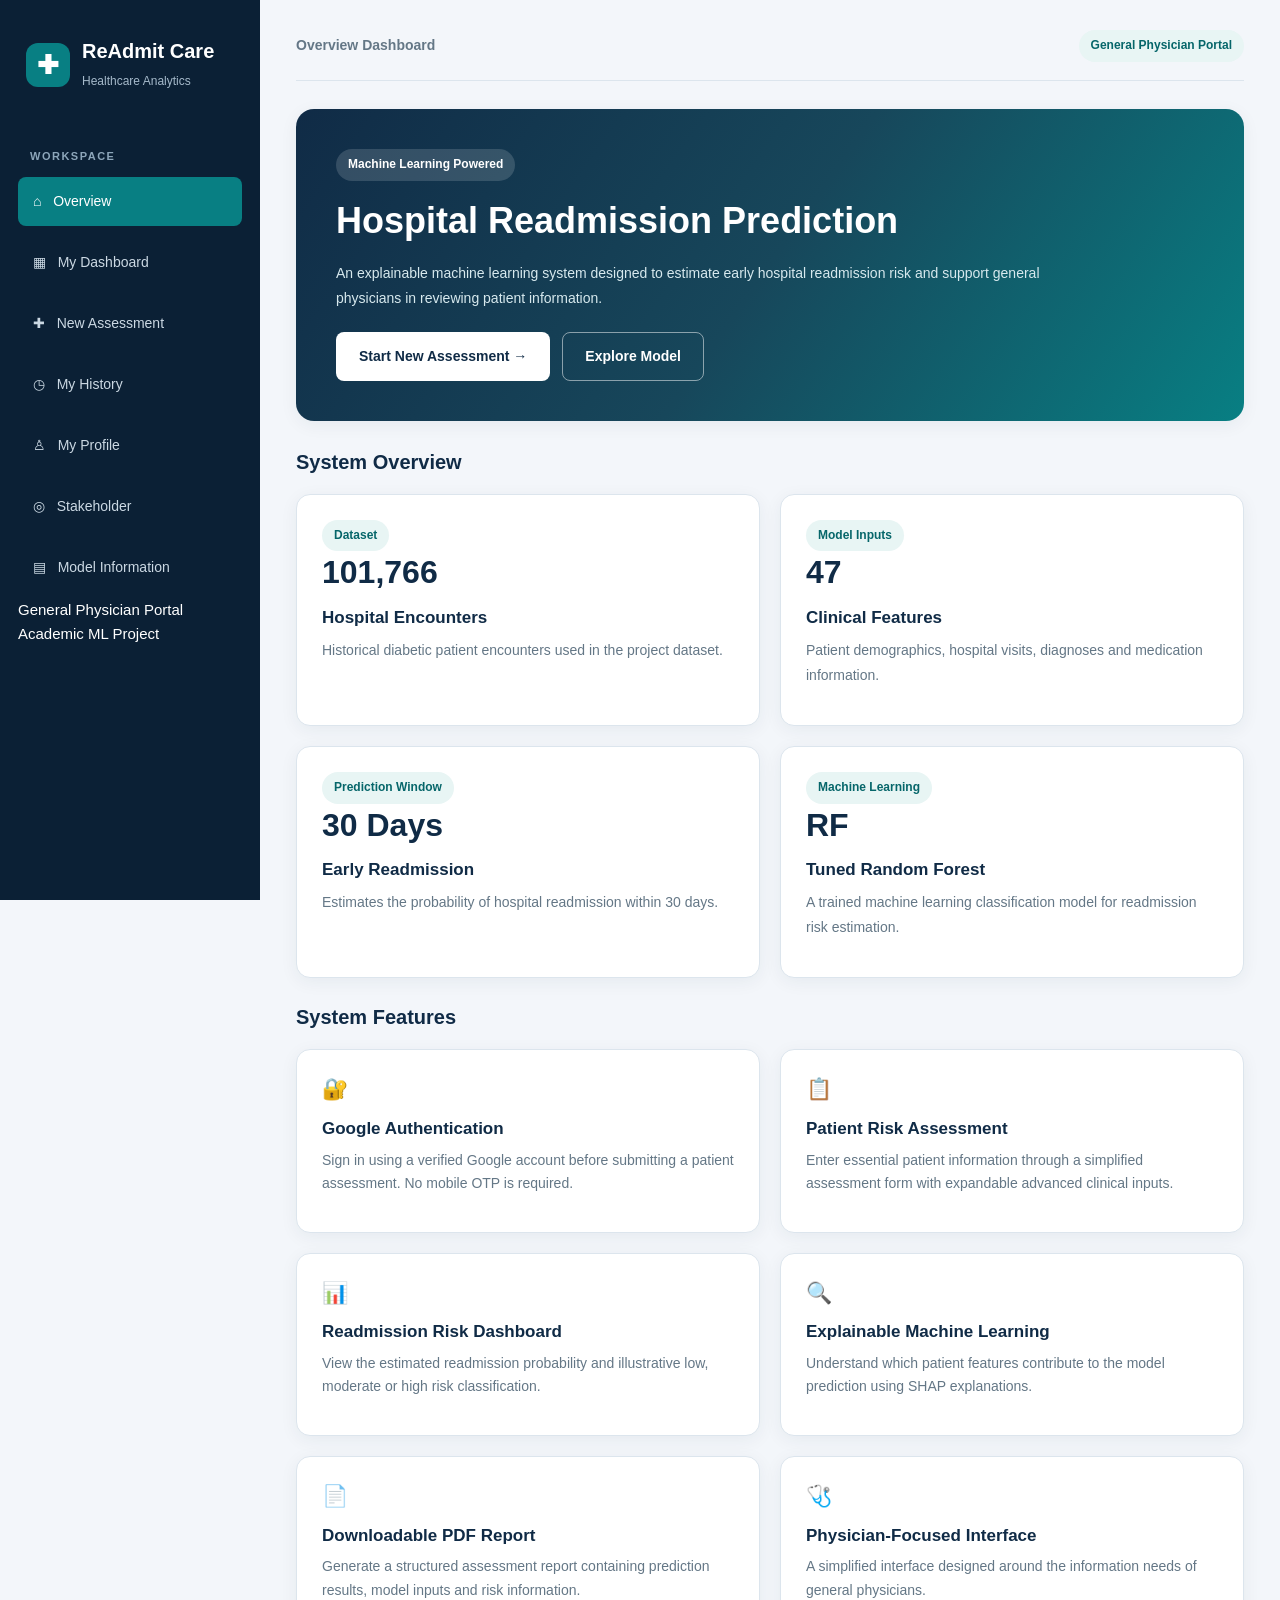
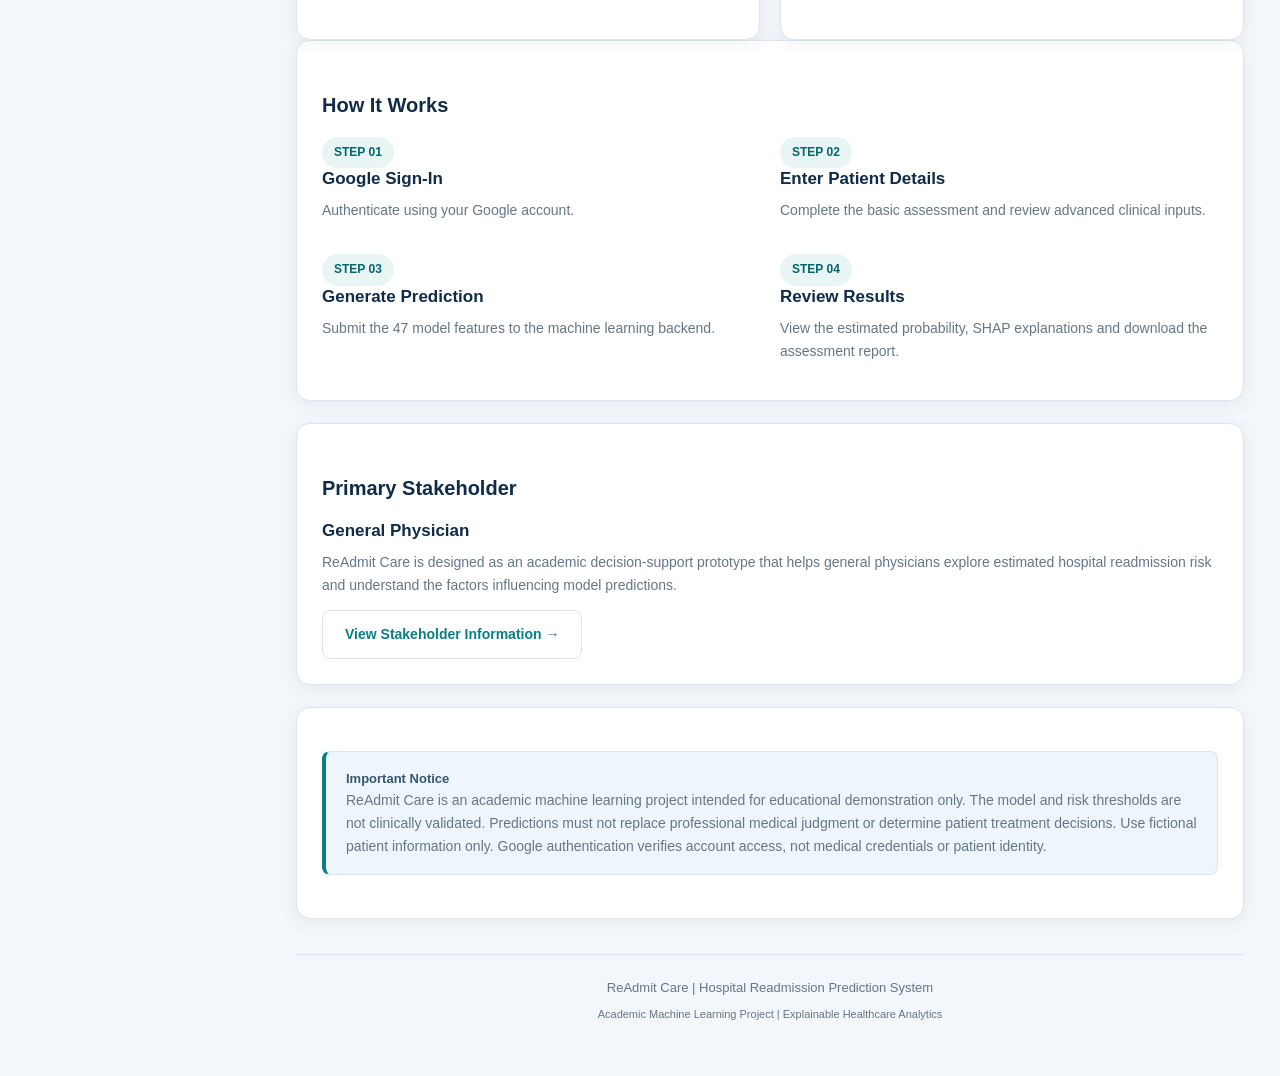
<file: frontend/index.html>
<!DOCTYPE html>
<html lang="en">

<head>

    <meta charset="UTF-8">

    <meta name="viewport"
          content="width=device-width, initial-scale=1.0">

    <title>ReAdmit Care | Dashboard</title>

    <link rel="stylesheet" href="style.css">

</head>

<body>

<div id="sidebar"></div>

<main class="main-content">

    <!-- TOP BAR -->

    <div class="topbar">

        <span>Overview Dashboard</span>

        <span class="tag">
            General Physician Portal
        </span>

    </div>


    <!-- WELCOME SECTION -->

    <section class="card hero">

        <div class="hero-content">

            <span class="tag">
                Machine Learning Powered
            </span>

            <h1>
                Hospital Readmission Prediction
            </h1>

            <p class="subtitle">

                An explainable machine learning system
                designed to estimate early hospital
                readmission risk and support general
                physicians in reviewing patient information.

            </p>

            <div class="button-row">

                <a href="assessment.html" class="btn">

                    Start New Assessment →

                </a>

                <a href="model.html" class="btn secondary">

                    Explore Model

                </a>

            </div>

        </div>

    </section>


    <!-- PROJECT OVERVIEW -->

    <h2 class="section-title">

        System Overview

    </h2>

    <div class="form-grid">

        <section class="card">

            <span class="tag">Dataset</span>

            <h1>101,766</h1>

            <h3>Hospital Encounters</h3>

            <p class="subtitle">

                Historical diabetic patient encounters
                used in the project dataset.

            </p>

        </section>


        <section class="card">

            <span class="tag">Model Inputs</span>

            <h1>47</h1>

            <h3>Clinical Features</h3>

            <p class="subtitle">

                Patient demographics, hospital visits,
                diagnoses and medication information.

            </p>

        </section>


        <section class="card">

            <span class="tag">Prediction Window</span>

            <h1>30 Days</h1>

            <h3>Early Readmission</h3>

            <p class="subtitle">

                Estimates the probability of hospital
                readmission within 30 days.

            </p>

        </section>


        <section class="card">

            <span class="tag">Machine Learning</span>

            <h1>RF</h1>

            <h3>Tuned Random Forest</h3>

            <p class="subtitle">

                A trained machine learning classification
                model for readmission risk estimation.

            </p>

        </section>

    </div>


    <!-- SYSTEM FEATURES -->

    <h2 class="section-title">

        System Features

    </h2>

    <div class="form-grid">

        <section class="card">

            <h2>🔐</h2>

            <h3>Google Authentication</h3>

            <p>

                Sign in using a verified Google account
                before submitting a patient assessment.

                No mobile OTP is required.

            </p>

        </section>


        <section class="card">

            <h2>📋</h2>

            <h3>Patient Risk Assessment</h3>

            <p>

                Enter essential patient information
                through a simplified assessment form
                with expandable advanced clinical inputs.

            </p>

        </section>


        <section class="card">

            <h2>📊</h2>

            <h3>Readmission Risk Dashboard</h3>

            <p>

                View the estimated readmission probability
                and illustrative low, moderate or high
                risk classification.

            </p>

        </section>


        <section class="card">

            <h2>🔍</h2>

            <h3>Explainable Machine Learning</h3>

            <p>

                Understand which patient features
                contribute to the model prediction
                using SHAP explanations.

            </p>

        </section>


        <section class="card">

            <h2>📄</h2>

            <h3>Downloadable PDF Report</h3>

            <p>

                Generate a structured assessment report
                containing prediction results,
                model inputs and risk information.

            </p>

        </section>


        <section class="card">

            <h2>🩺</h2>

            <h3>Physician-Focused Interface</h3>

            <p>

                A simplified interface designed
                around the information needs of
                general physicians.

            </p>

        </section>

    </div>


    <!-- WORKFLOW -->

    <section class="card">

        <h2 class="section-title">

            How It Works

        </h2>

        <div class="form-grid">

            <div>

                <span class="tag">STEP 01</span>

                <h3>Google Sign-In</h3>

                <p>

                    Authenticate using your Google account.

                </p>

            </div>


            <div>

                <span class="tag">STEP 02</span>

                <h3>Enter Patient Details</h3>

                <p>

                    Complete the basic assessment
                    and review advanced clinical inputs.

                </p>

            </div>


            <div>

                <span class="tag">STEP 03</span>

                <h3>Generate Prediction</h3>

                <p>

                    Submit the 47 model features
                    to the machine learning backend.

                </p>

            </div>


            <div>

                <span class="tag">STEP 04</span>

                <h3>Review Results</h3>

                <p>

                    View the estimated probability,
                    SHAP explanations and download
                    the assessment report.

                </p>

            </div>

        </div>

    </section>


    <!-- STAKEHOLDER INFORMATION -->

    <section class="card">

        <h2 class="section-title">

            Primary Stakeholder

        </h2>

        <h3>General Physician</h3>

        <p>

            ReAdmit Care is designed as an academic
            decision-support prototype that helps
            general physicians explore estimated
            hospital readmission risk and understand
            the factors influencing model predictions.

        </p>

        <a href="stakeholder.html"
           class="btn secondary">

            View Stakeholder Information →

        </a>

    </section>


    <!-- DISCLAIMER -->

    <section class="card">

        <div class="notice">

            <strong>Important Notice</strong>

            <p>

                ReAdmit Care is an academic machine
                learning project intended for educational
                demonstration only.

                The model and risk thresholds are not
                clinically validated.

                Predictions must not replace professional
                medical judgment or determine patient
                treatment decisions.

                Use fictional patient information only.

                Google authentication verifies account
                access, not medical credentials or
                patient identity.

            </p>

        </div>

    </section>


    <!-- FOOTER -->

    <footer>

        <p>

            ReAdmit Care |
            Hospital Readmission Prediction System

        </p>

        <small>

            Academic Machine Learning Project |
            Explainable Healthcare Analytics

        </small>

    </footer>

</main>

<script src="script.js" type="module"></script>

</body>

</html>
</file>
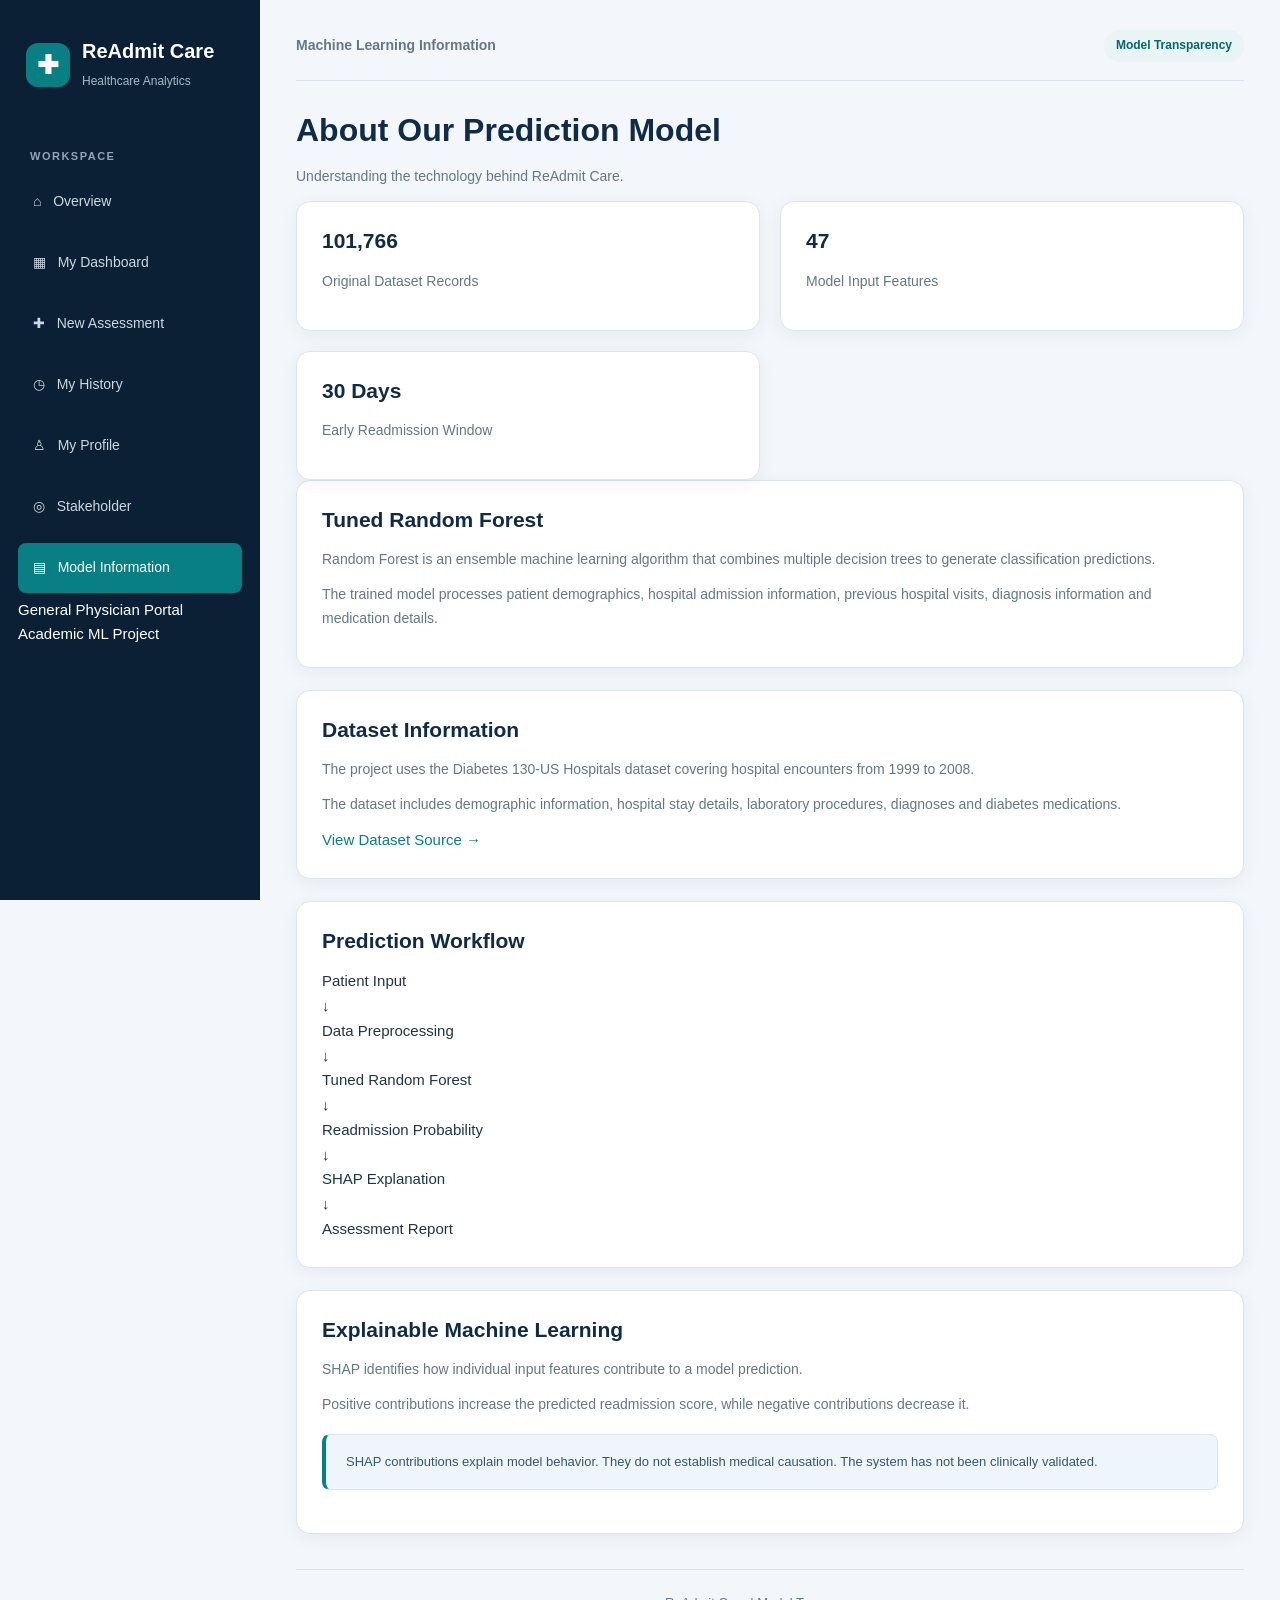
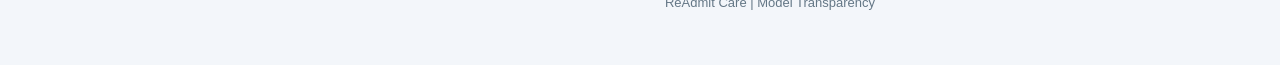
<file: frontend/model.html>
<!DOCTYPE html>
<html lang="en">
<head>
    <meta charset="UTF-8">
    <meta name="viewport" content="width=device-width, initial-scale=1.0">
    <title>ReAdmit Care | Model Information</title>
    <link rel="stylesheet" href="style.css">
</head>
<body>

<div id="sidebar"></div>

<main class="main-content">

    <div class="topbar">
        <span>Machine Learning Information</span>
        <span class="tag">Model Transparency</span>
    </div>

    <h1>About Our Prediction Model</h1>

    <p class="subtitle">
        Understanding the technology behind ReAdmit Care.
    </p>

    <div class="card-grid three">

        <div class="card metric">
            <h2>101,766</h2>
            <p>Original Dataset Records</p>
        </div>

        <div class="card metric">
            <h2>47</h2>
            <p>Model Input Features</p>
        </div>

        <div class="card metric">
            <h2>30 Days</h2>
            <p>Early Readmission Window</p>
        </div>

    </div>

    <section class="card">

        <h2>Tuned Random Forest</h2>

        <p>
            Random Forest is an ensemble machine learning algorithm
            that combines multiple decision trees to generate
            classification predictions.
        </p>

        <p>
            The trained model processes patient demographics,
            hospital admission information, previous hospital
            visits, diagnosis information and medication details.
        </p>

    </section>

    <section class="card">

        <h2>Dataset Information</h2>

        <p>
            The project uses the Diabetes 130-US Hospitals
            dataset covering hospital encounters from 1999 to 2008.
        </p>

        <p>
            The dataset includes demographic information,
            hospital stay details, laboratory procedures,
            diagnoses and diabetes medications.
        </p>

        <a class="text-link"
           href="https://archive.ics.uci.edu/dataset/296/diabetes+130-us+hospitals+for+years+1999-2008"
           target="_blank" rel="noopener noreferrer">
            View Dataset Source →
        </a>

    </section>

    <section class="card">

        <h2>Prediction Workflow</h2>

        <div class="workflow">

            <div>Patient Input</div>
            <span>↓</span>

            <div>Data Preprocessing</div>
            <span>↓</span>

            <div>Tuned Random Forest</div>
            <span>↓</span>

            <div>Readmission Probability</div>
            <span>↓</span>

            <div>SHAP Explanation</div>
            <span>↓</span>

            <div>Assessment Report</div>

        </div>

    </section>

    <section class="card">

        <h2>Explainable Machine Learning</h2>

        <p>
            SHAP identifies how individual input features
            contribute to a model prediction.
        </p>

        <p>
            Positive contributions increase the predicted
            readmission score, while negative contributions
            decrease it.
        </p>

        <div class="notice">
            SHAP contributions explain model behavior.
            They do not establish medical causation.
            The system has not been clinically validated.
        </div>

    </section>

    <footer>ReAdmit Care | Model Transparency</footer>

</main>

<script src="script.js" type="module"></script>

</body>
</html>
</file>
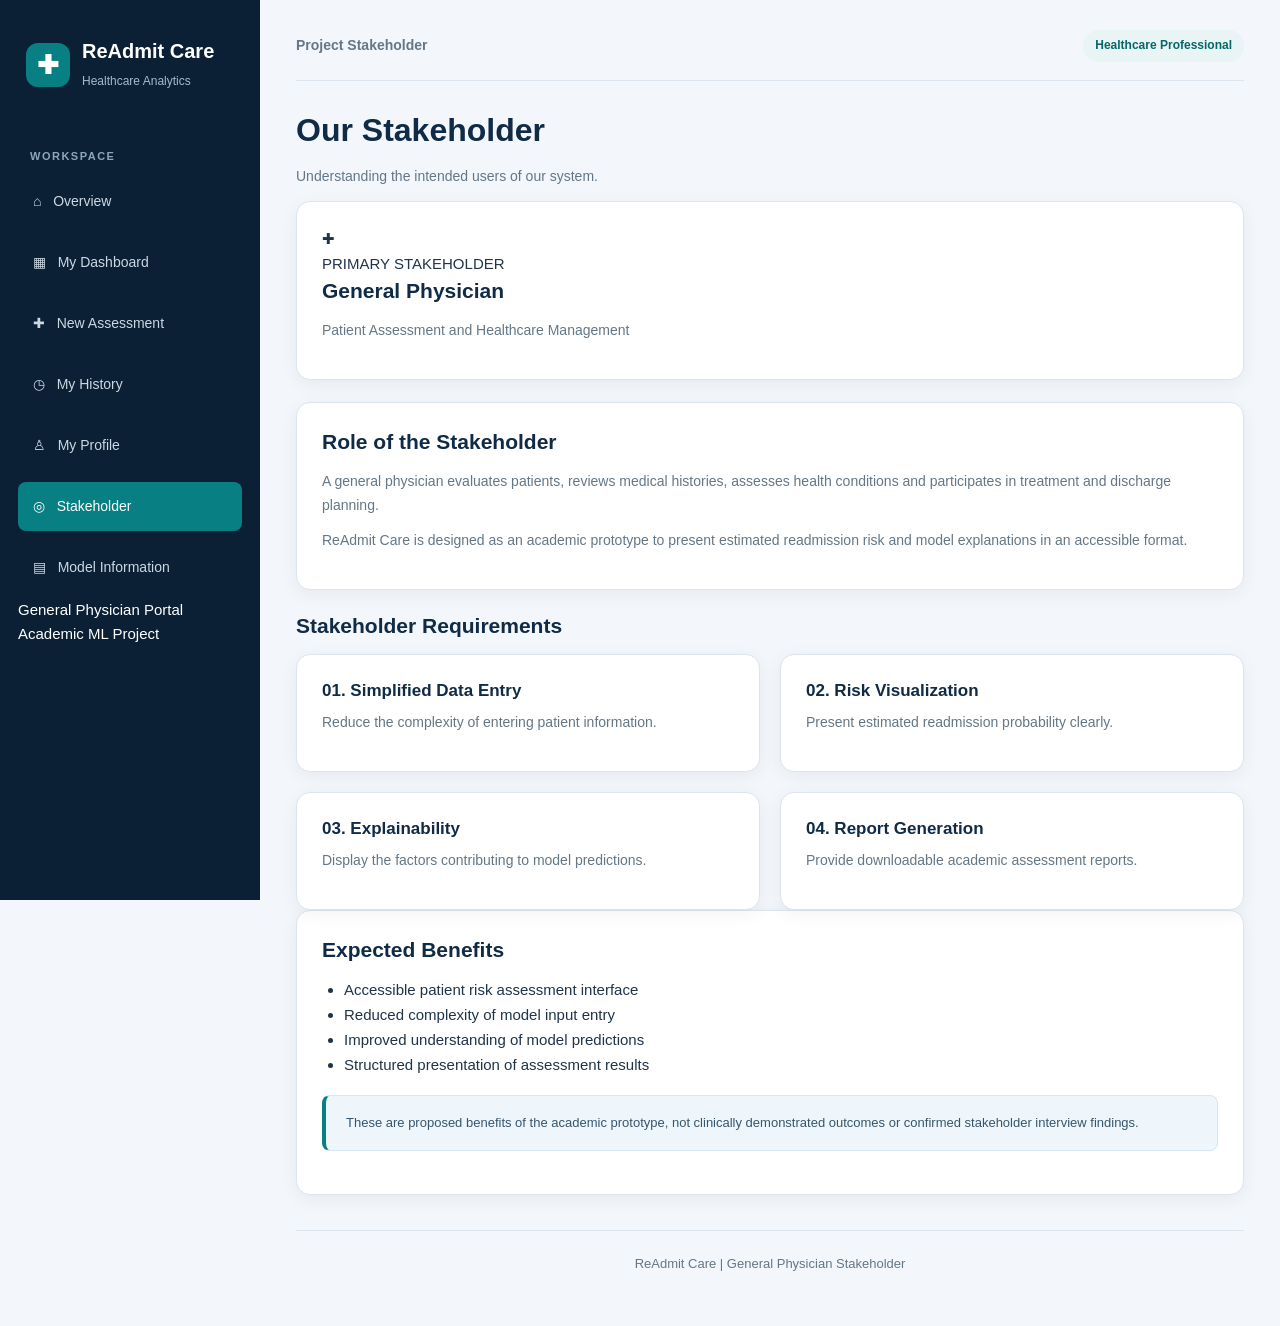
<file: frontend/stakeholder.html>
<!DOCTYPE html>
<html lang="en">
<head>
    <meta charset="UTF-8">
    <meta name="viewport" content="width=device-width, initial-scale=1.0">
    <title>ReAdmit Care | Stakeholder</title>
    <link rel="stylesheet" href="style.css">
</head>
<body>

<div id="sidebar"></div>

<main class="main-content">

    <div class="topbar">
        <span>Project Stakeholder</span>
        <span class="tag">Healthcare Professional</span>
    </div>

    <h1>Our Stakeholder</h1>

    <p class="subtitle">
        Understanding the intended users of our system.
    </p>

    <section class="card stakeholder-profile">

        <div class="profile-icon">✚</div>

        <div>
            <span class="eyebrow">PRIMARY STAKEHOLDER</span>
            <h2>General Physician</h2>
            <p>Patient Assessment and Healthcare Management</p>
        </div>

    </section>

    <section class="card">

        <h2>Role of the Stakeholder</h2>

        <p>
            A general physician evaluates patients, reviews medical
            histories, assesses health conditions and participates
            in treatment and discharge planning.
        </p>

        <p>
            ReAdmit Care is designed as an academic prototype
            to present estimated readmission risk and model
            explanations in an accessible format.
        </p>

    </section>

    <h2>Stakeholder Requirements</h2>

    <div class="card-grid">

        <div class="card">
            <h3>01. Simplified Data Entry</h3>
            <p>Reduce the complexity of entering patient information.</p>
        </div>

        <div class="card">
            <h3>02. Risk Visualization</h3>
            <p>Present estimated readmission probability clearly.</p>
        </div>

        <div class="card">
            <h3>03. Explainability</h3>
            <p>Display the factors contributing to model predictions.</p>
        </div>

        <div class="card">
            <h3>04. Report Generation</h3>
            <p>Provide downloadable academic assessment reports.</p>
        </div>

    </div>

    <section class="card">

        <h2>Expected Benefits</h2>

        <ul class="benefit-list">
            <li>Accessible patient risk assessment interface</li>
            <li>Reduced complexity of model input entry</li>
            <li>Improved understanding of model predictions</li>
            <li>Structured presentation of assessment results</li>
        </ul>

        <div class="notice">
            These are proposed benefits of the academic prototype,
            not clinically demonstrated outcomes or confirmed
            stakeholder interview findings.
        </div>

    </section>

    <footer>ReAdmit Care | General Physician Stakeholder</footer>

</main>

<script src="script.js" type="module"></script>

</body>
</html>
</file>
<file: frontend/style.css>
/* ==========================================
   READMIT CARE - GLOBAL THEME
   ========================================== */

:root {
    --navy: #102b46;
    --navy-dark: #0b2035;
    --teal: #087f83;
    --teal-dark: #06666a;
    --teal-light: #e8f5f4;
    --background: #f3f6fa;
    --white: #ffffff;
    --text: #203449;
    --muted: #647786;
    --border: #dce5ed;
    --success: #168653;
    --warning: #d97706;
    --danger: #dc3545;
    --shadow: 0 4px 18px rgba(16, 43, 70, 0.06);
    --sidebar-width: 260px;
}

* {
    box-sizing: border-box;
    margin: 0;
    padding: 0;
}

html {
    scroll-behavior: smooth;
}

body {
    font-family: "Segoe UI", Arial, sans-serif;
    background: var(--background);
    color: var(--text);
    font-size: 15px;
    line-height: 1.65;
    min-height: 100vh;
}

[hidden] {
    display: none !important;
}

a {
    text-decoration: none;
    color: var(--teal);
}

button,
input,
select,
textarea {
    font-family: inherit;
}

button,
a,
input,
select {
    transition: all 0.2s ease;
}

h1,
h2,
h3,
h4 {
    color: var(--navy);
    line-height: 1.35;
}

h1 {
    font-size: 32px;
    font-weight: 750;
    margin-bottom: 12px;
}

h2 {
    font-size: 21px;
    margin-bottom: 14px;
}

h3 {
    font-size: 17px;
    margin-bottom: 8px;
}

p {
    margin-bottom: 12px;
}

small {
    color: var(--muted);
}

ul,
ol {
    padding-left: 22px;
}


/* ==========================================
   SIDEBAR
   ========================================== */

#sidebar {
    position: fixed;
    top: 0;
    left: 0;
    bottom: 0;
    width: var(--sidebar-width);
    background: var(--navy-dark);
    color: white;
    z-index: 100;
    overflow-y: auto;
}

.sidebar {
    width: 100%;
    min-height: 100%;
    display: flex;
    flex-direction: column;
    padding: 28px 18px;
    background: var(--navy-dark);
    color: white;
}

.brand,
.sidebar-brand,
.logo-container {
    display: flex;
    align-items: center;
    gap: 12px;
    padding: 10px 8px 30px;
}

.brand-icon,
.logo-icon,
.brand-logo,
.logo-mark {
    width: 44px;
    height: 44px;
    display: flex;
    align-items: center;
    justify-content: center;
    border-radius: 12px;
    background: var(--teal);
    color: white;
    font-size: 26px;
    font-weight: 700;
    flex-shrink: 0;
}

#sidebar h1,
#sidebar h2,
#sidebar h3 {
    color: white;
    font-size: 20px;
    margin-bottom: 3px;
}

#sidebar small,
#sidebar p {
    color: #a5b9ca;
    font-size: 12px;
}

.nav-label,
.menu-label,
.sidebar-label,
.nav-heading {
    font-size: 11px;
    letter-spacing: 1.5px;
    font-weight: 700;
    color: #8da6ba;
    margin: 24px 12px 12px;
}

.sidebar nav,
.sidebar-nav,
.nav-menu {
    display: flex;
    flex-direction: column;
    gap: 7px;
}

#sidebar a {
    display: flex;
    align-items: center;
    gap: 12px;
    padding: 13px 15px;
    margin-bottom: 5px;
    border-radius: 8px;
    color: #cbd8e3;
    font-size: 14px;
    font-weight: 500;
}

#sidebar a:hover {
    background: rgba(255, 255, 255, 0.08);
    color: white;
}

#sidebar a.active,
#sidebar .active {
    background: var(--teal);
    color: white;
}

.nav-icon {
    font-size: 19px;
    width: 22px;
    text-align: center;
}

.sidebar-footer,
.sidebar-bottom,
.sidebar-info {
    margin-top: auto;
    padding: 20px 10px 10px;
    border-top: 1px solid rgba(255, 255, 255, 0.12);
    color: #c0d1df;
    font-size: 13px;
}


/* ==========================================
   MAIN CONTENT
   ========================================== */

.main-content {
    margin-left: var(--sidebar-width);
    padding: 30px 36px;
    min-height: 100vh;
    max-width: 1800px;
}

.topbar,
.top-bar,
.page-topbar {
    display: flex;
    justify-content: space-between;
    align-items: center;
    flex-wrap: wrap;
    gap: 12px;
    margin-bottom: 28px;
    padding-bottom: 18px;
    border-bottom: 1px solid var(--border);
    color: var(--muted);
    font-size: 14px;
    font-weight: 600;
}

.page-header,
.page-heading {
    margin-bottom: 25px;
}

.subtitle,
.description,
.muted {
    color: var(--muted);
    font-size: 14px;
    line-height: 1.8;
}

.section-title {
    font-size: 20px;
    font-weight: 700;
    margin: 26px 0 18px;
    color: var(--navy);
}

.tag,
.pill,
.badge {
    display: inline-flex;
    align-items: center;
    padding: 6px 12px;
    background: var(--teal-light);
    color: var(--teal-dark);
    border-radius: 20px;
    font-size: 12px;
    font-weight: 600;
}


/* ==========================================
   CARDS AND DASHBOARD
   ========================================== */

.card,
.panel,
.form-section,
.section-card,
.result-card,
.stat-card,
.feature-card {
    background: white;
    border: 1px solid var(--border);
    border-radius: 14px;
    padding: 25px;
    margin-bottom: 22px;
    box-shadow: var(--shadow);
}

.card p,
.panel p,
.feature-card p {
    color: var(--muted);
    font-size: 14px;
}

.hero,
.hero-card,
.welcome-card {
    background: linear-gradient(
        125deg,
        #102b46,
        #17475b,
        #087f83
    );
    color: white;
    border: none;
    border-radius: 18px;
    padding: 40px;
    margin-bottom: 28px;
    overflow: hidden;
}

.hero h1,
.hero h2,
.hero h3,
.hero-card h1,
.welcome-card h1 {
    color: white;
}

.hero h1 {
    font-size: 36px;
    max-width: 700px;
    margin: 16px 0;
}

.hero p,
.hero .subtitle,
.hero-card p,
.welcome-card p {
    color: #d7e9ee;
    max-width: 750px;
}

.hero .tag {
    background: rgba(255, 255, 255, 0.15);
    color: white;
}

.hero-content {
    max-width: 850px;
}

.form-grid,
.grid,
.stats-grid,
.features-grid,
.feature-grid,
.dashboard-grid,
.card-grid,
.grid-2,
.two-column,
.two-col,
.result-grid {
    display: grid;
    grid-template-columns: repeat(2, minmax(0, 1fr));
    gap: 20px;
}

.grid-3,
.three-column,
.metrics-grid {
    display: grid;
    grid-template-columns: repeat(3, minmax(0, 1fr));
    gap: 18px;
}

.stats-grid {
    grid-template-columns: repeat(4, minmax(0, 1fr));
}

.form-grid > .card,
.features-grid > .card,
.feature-grid > .card,
.stats-grid > .card,
.card-grid > .card {
    margin-bottom: 0;
}

.stat-value,
.metric-value,
.stat-number {
    font-size: 30px;
    font-weight: 750;
    color: var(--teal);
}

.stat-label,
.metric-label {
    color: var(--muted);
    font-size: 13px;
}

.feature-icon,
.card-icon {
    width: 48px;
    height: 48px;
    display: flex;
    align-items: center;
    justify-content: center;
    background: var(--teal-light);
    color: var(--teal);
    border-radius: 12px;
    font-size: 23px;
    margin-bottom: 16px;
}


/* ==========================================
   BUTTONS
   ========================================== */

.btn,
.button,
.primary-btn,
.btn-primary,
#predictButton,
#downloadReport,
#copyResult {
    display: inline-flex;
    align-items: center;
    justify-content: center;
    gap: 8px;
    padding: 12px 22px;
    background: var(--teal);
    color: white;
    border: 1px solid transparent;
    border-radius: 8px;
    font-size: 14px;
    font-weight: 600;
    cursor: pointer;
    text-decoration: none;
}

.btn:hover,
.button:hover,
.primary-btn:hover,
.btn-primary:hover,
#predictButton:hover,
#downloadReport:hover {
    background: var(--teal-dark);
    transform: translateY(-1px);
}

.btn.secondary,
.btn-secondary,
.secondary-btn,
.btn-outline,
.outline-btn {
    background: white;
    color: var(--teal);
    border: 1px solid var(--border);
}

.btn.secondary:hover,
.btn-secondary:hover,
.secondary-btn:hover,
.btn-outline:hover {
    background: var(--teal-light);
    border-color: var(--teal);
}

.hero .btn {
    background: white;
    color: var(--navy);
}

.hero .btn.secondary {
    background: transparent;
    border-color: rgba(255, 255, 255, 0.5);
    color: white;
}

.button-row,
.btn-row,
.actions,
.form-actions,
.action-row,
.hero-actions {
    display: flex;
    flex-wrap: wrap;
    align-items: center;
    gap: 12px;
    margin-top: 20px;
}

button:disabled,
.btn:disabled,
#predictButton:disabled {
    opacity: 0.5;
    cursor: not-allowed;
    transform: none;
}

button:focus-visible,
a:focus-visible {
    outline: 3px solid #90caf9;
    outline-offset: 3px;
}


/* ==========================================
   PATIENT ASSESSMENT FORM
   ========================================== */

form {
    width: 100%;
}

.field,
.form-group,
.input-group {
    display: flex;
    flex-direction: column;
    gap: 7px;
    margin-bottom: 18px;
    min-width: 0;
}

label {
    color: var(--navy);
    font-size: 14px;
    font-weight: 600;
}

input:not([type="checkbox"]):not([type="radio"]),
select,
textarea {
    width: 100%;
    min-height: 44px;
    padding: 11px 13px;
    background: white;
    color: var(--text);
    border: 1px solid #d1dce5;
    border-radius: 8px;
    font-size: 14px;
    outline: none;
}

input:focus,
select:focus,
textarea:focus {
    border-color: var(--teal);
    box-shadow: 0 0 0 3px rgba(8, 127, 131, 0.1);
}

input::placeholder,
textarea::placeholder {
    color: #98a5b2;
}

input[type="checkbox"],
input[type="radio"] {
    accent-color: var(--teal);
    width: 17px;
    height: 17px;
    cursor: pointer;
    flex-shrink: 0;
}

.checkbox-row,
.checkbox-label,
.check-row,
.confirmation,
.confirm-row {
    display: flex;
    align-items: flex-start;
    gap: 10px;
    padding: 14px;
    border-radius: 8px;
    background: var(--teal-light);
    margin: 18px 0;
    font-size: 13px;
}

.field small,
.form-group small,
.helper-text {
    color: var(--muted);
    font-size: 12px;
}

.section-number,
.step-number {
    color: var(--teal);
    font-weight: 700;
    margin-right: 8px;
}

#predictionForm > section {
    margin-bottom: 24px;
}

#predictButton {
    padding: 15px 25px;
    min-height: 48px;
}

button[type="reset"] {
    background: white;
    color: var(--muted);
    border: 1px solid var(--border);
    padding: 12px 22px;
    border-radius: 8px;
    cursor: pointer;
}


/* ==========================================
   ADVANCED CLINICAL DETAILS
   ========================================== */

details {
    background: white;
    border: 1px solid var(--border);
    border-radius: 10px;
    margin: 20px 0;
    overflow: hidden;
}

summary {
    padding: 18px 20px;
    cursor: pointer;
    font-weight: 650;
    color: var(--navy);
    background: #f8fafc;
}

summary:hover {
    background: var(--teal-light);
}

details[open] summary {
    border-bottom: 1px solid var(--border);
}

#advancedFields {
    display: grid;
    grid-template-columns: repeat(3, minmax(0, 1fr));
    gap: 16px;
    padding: 20px;
}

.advanced-content,
.details-content {
    padding: 20px;
}


/* ==========================================
   GOOGLE AUTHENTICATION
   ========================================== */

.auth-card,
.verification-card,
.auth-section,
.verification-section {
    background: white;
    border: 1px solid var(--border);
    border-left: 4px solid var(--teal);
    border-radius: 12px;
    padding: 24px;
    margin-bottom: 25px;
    box-shadow: var(--shadow);
}

.google-btn {
    display: inline-flex;
    align-items: center;
    justify-content: center;
    gap: 12px;
    padding: 14px 24px;
    background: white;
    color: #344054;
    border: 1px solid #d0d5dd;
    border-radius: 9px;
    font-family: inherit;
    font-size: 15px;
    font-weight: 600;
    cursor: pointer;
    box-shadow: 0 2px 5px rgba(0, 0, 0, 0.06);
    transition: all 0.2s ease;
}

.google-btn:hover {
    background: #f5f9fc;
    border-color: #4285f4;
    box-shadow: 0 4px 12px rgba(66, 133, 244, 0.12);
    transform: translateY(-1px);
}

.google-btn:active {
    transform: translateY(0);
}

.google-btn:disabled {
    opacity: 0.5;
    cursor: not-allowed;
    transform: none;
}

.google-btn svg {
    flex-shrink: 0;
}

.google-btn:focus-visible {
    outline: 3px solid #90caf9;
    outline-offset: 3px;
}

.google-btn[hidden],
#logoutButton[hidden] {
    display: none !important;
}

#otpStatus {
    margin-top: 18px;
    font-size: 14px;
    font-weight: 500;
    overflow-wrap: anywhere;
}

#otpStatus.success-text {
    color: var(--success);
    background: #edf8f1;
    border-radius: 8px;
    padding: 12px 16px;
}

#otpStatus.error-text {
    color: var(--danger);
    background: #fff1f2;
    border-radius: 8px;
    padding: 12px 16px;
}

#logoutButton {
    display: inline-flex;
    align-items: center;
    justify-content: center;
    padding: 11px 20px;
    background: white;
    color: var(--danger);
    border: 1px solid #f0c4c4;
    border-radius: 8px;
    font-weight: 600;
    cursor: pointer;
}

#logoutButton:hover {
    background: #fff1f2;
}


/* ==========================================
   RISK PREDICTION DASHBOARD
   ========================================== */

.risk-card,
.risk-panel,
.risk-overview {
    text-align: center;
    background: white;
    border: 1px solid var(--border);
    border-radius: 14px;
    padding: 28px;
    margin-bottom: 22px;
    box-shadow: var(--shadow);
}

#riskCircle,
.risk-circle {
    width: 190px;
    height: 190px;
    margin: 20px auto;
    border: 12px solid var(--teal);
    border-radius: 50%;
    display: flex;
    flex-direction: column;
    align-items: center;
    justify-content: center;
    background: white;
}

#probability,
.probability-value,
.risk-percentage {
    font-size: 42px;
    font-weight: 750;
    line-height: 1.2;
    color: var(--navy);
}

#riskLevel,
.risk-level,
.risk-badge {
    display: inline-flex;
    align-items: center;
    justify-content: center;
    font-size: 14px;
    font-weight: 700;
    padding: 6px 15px;
    border-radius: 20px;
    margin: 10px 0;
}

.low,
.risk-low {
    color: #168653;
    border-color: #168653 !important;
    background-color: #edf8f1;
}

.moderate,
.risk-moderate {
    color: #d97706;
    border-color: #d97706 !important;
    background-color: #fff7e6;
}

.high,
.risk-high {
    color: #dc3545;
    border-color: #dc3545 !important;
    background-color: #fff1f2;
}

#predictionText {
    font-weight: 600;
    margin: 14px 0;
}

#inpatientCount,
#emergencyCount,
#outpatientCount {
    font-size: 30px;
    font-weight: 700;
    color: var(--teal);
}

#emptyResult,
.empty-state {
    text-align: center;
    padding: 45px 25px;
    background: white;
    border: 1px dashed var(--border);
    border-radius: 14px;
}

#resultContent {
    width: 100%;
}


/* ==========================================
   SHAP EXPLAINABILITY
   ========================================== */

#shapResults {
    display: flex;
    flex-direction: column;
    gap: 12px;
    margin-top: 18px;
}

.shap-item,
.shap-row,
.shap-feature,
.factor-row {
    padding: 14px;
    background: #f8fafc;
    border: 1px solid var(--border);
    border-radius: 8px;
}

.shap-label,
.shap-name,
.factor-name {
    font-weight: 600;
    color: var(--navy);
}

.shap-value,
.factor-value {
    font-size: 13px;
    font-weight: 600;
}

.shap-track,
.bar-track,
.progress-track {
    width: 100%;
    height: 9px;
    background: #e5edf3;
    border-radius: 10px;
    overflow: hidden;
    margin: 9px 0;
}

.shap-bar,
.bar-fill,
.progress-fill {
    height: 9px;
    background: var(--teal);
    border-radius: 10px;
}

.positive,
.increase {
    color: var(--danger);
}

.negative,
.decrease {
    color: var(--success);
}

.shap-bar.positive,
.bar-fill.positive {
    background: #e15b64;
}

.shap-bar.negative,
.bar-fill.negative {
    background: #2da779;
}


/* ==========================================
   TABLES AND ASSESSMENT SUMMARY
   ========================================== */

table {
    width: 100%;
    border-collapse: collapse;
    margin: 15px 0;
    font-size: 14px;
}

th,
td {
    padding: 12px 14px;
    text-align: left;
    border-bottom: 1px solid var(--border);
    overflow-wrap: anywhere;
}

th {
    background: #edf3f7;
    color: var(--navy);
    font-weight: 650;
}

tbody tr:hover {
    background: #f8fafc;
}

.table-wrapper,
.table-container {
    overflow-x: auto;
}

#assessmentSummary {
    overflow-x: auto;
}

.summary-row {
    display: flex;
    justify-content: space-between;
    gap: 15px;
    padding: 12px 0;
    border-bottom: 1px solid var(--border);
}


/* ==========================================
   NOTICES AND STATUS MESSAGES
   ========================================== */

.notice,
.disclaimer,
.info-box,
.warning-box,
.alert,
.info-banner {
    background: #eef6fc;
    color: #36556e;
    border: 1px solid #d6e7f3;
    border-left: 4px solid var(--teal);
    border-radius: 8px;
    padding: 16px 20px;
    margin: 18px 0;
    font-size: 13px;
}

.notice p,
.disclaimer p,
.info-box p {
    margin-bottom: 0;
}

.warning-box {
    background: #fff8eb;
    border-color: #f2d9a5;
    border-left-color: var(--warning);
}

.success-text {
    color: var(--success);
}

.error-text {
    color: var(--danger);
}

#formStatus,
#reportStatus {
    margin-top: 15px;
    font-size: 14px;
    overflow-wrap: anywhere;
}


/* ==========================================
   FOOTER
   ========================================== */

footer {
    margin-top: 35px;
    padding: 22px 0;
    border-top: 1px solid var(--border);
    text-align: center;
    color: var(--muted);
    font-size: 13px;
}

footer p {
    margin-bottom: 4px;
}

footer small {
    font-size: 11px;
}


/* ==========================================
   RESPONSIVE DESIGN
   ========================================== */

@media (max-width: 1200px) {

    .stats-grid {
        grid-template-columns: repeat(2, minmax(0, 1fr));
    }

    #advancedFields {
        grid-template-columns: repeat(2, minmax(0, 1fr));
    }

    .main-content {
        padding: 25px;
    }

}

@media (max-width: 900px) {

    :root {
        --sidebar-width: 220px;
    }

    .main-content {
        padding: 22px;
    }

    .grid-3,
    .three-column,
    .metrics-grid {
        grid-template-columns: repeat(2, minmax(0, 1fr));
    }

    .hero {
        padding: 28px;
    }

    .hero h1 {
        font-size: 29px;
    }

}

@media (max-width: 768px) {

    #sidebar {
        position: relative;
        width: 100%;
        height: auto;
        overflow: visible;
    }

    .sidebar {
        padding: 18px;
        min-height: auto;
    }

    .brand,
    .sidebar-brand {
        padding-bottom: 12px;
    }

    #sidebar nav,
    .sidebar-nav,
    .nav-menu {
        display: flex;
        flex-direction: row;
        flex-wrap: wrap;
        gap: 6px;
    }

    #sidebar a {
        padding: 10px 12px;
        font-size: 13px;
    }

    .sidebar-footer,
    .sidebar-bottom {
        margin-top: 12px;
    }

    .main-content {
        margin-left: 0;
        padding: 20px;
    }

    .form-grid,
    .grid,
    .features-grid,
    .feature-grid,
    .dashboard-grid,
    .card-grid,
    .grid-2,
    .two-column,
    .two-col,
    .result-grid {
        grid-template-columns: 1fr;
    }

    h1 {
        font-size: 27px;
    }

}

@media (max-width: 600px) {

    .main-content {
        padding: 15px;
    }

    .card,
    .panel,
    .form-section,
    .section-card,
    .result-card,
    .auth-card {
        padding: 18px;
        border-radius: 10px;
    }

    .hero {
        padding: 24px;
    }

    .hero h1 {
        font-size: 27px;
    }

    .stats-grid,
    .grid-3,
    .three-column,
    .metrics-grid,
    #advancedFields {
        grid-template-columns: 1fr;
    }

    .google-btn,
    #logoutButton,
    #predictButton {
        width: 100%;
    }

    .button-row,
    .form-actions,
    .hero-actions {
        flex-direction: column;
        align-items: stretch;
    }

    .button-row .btn {
        width: 100%;
    }

    #riskCircle {
        width: 165px;
        height: 165px;
    }

    #probability {
        font-size: 35px;
    }

    .topbar {
        align-items: flex-start;
    }

}

/* ==========================================
   RISK CIRCLE ALIGNMENT FIX
   ========================================== */

#riskCircle,
.risk-circle {
    width: 200px;
    height: 200px;
    margin: 25px auto;
    border: 12px solid #087f83;
    border-radius: 50%;
    display: flex;
    flex-direction: column;
    align-items: center;
    justify-content: center;
    text-align: center;
    padding: 0;
    box-sizing: border-box;
    background: #ffffff;
}

#riskCircle > * {
    width: 100%;
    text-align: center;
    margin: 0;
    padding: 0;
}

#probability {
    font-size: 38px;
    font-weight: 750;
    line-height: 1.2;
    text-align: center;
    color: #102b46;
    margin: 0;
    padding: 0;
    white-space: nowrap;
}

#riskCircle small,
#riskCircle span:not(#probability),
#riskCircle p {
    font-size: 13px;
    color: #647786;
    text-align: center;
    margin-top: 6px;
}

@media (max-width: 600px) {
    #riskCircle {
        width: 175px;
        height: 175px;
    }

    #probability {
        font-size: 32px;
    }
}

/* =========================================
   PERSONAL HEALTH DASHBOARD
========================================= */

.personal-dashboard {
    background: #f3f6fa;
    min-height: 100vh;
    padding: 30px;
}

.personal-dashboard * {
    box-sizing: border-box;
}

.personal-dashboard [hidden] {
    display: none !important;
}

#dashboardContent {
    max-width: 1600px;
    margin: 0 auto;
}


/* =========================================
   DASHBOARD HEADER
========================================= */

.personal-header {
    display: flex;
    align-items: center;
    justify-content: space-between;
    gap: 20px;
    margin-bottom: 28px;
    padding: 22px 26px;
    background: #ffffff;
    border: 1px solid #e2e8f0;
    border-radius: 14px;
    box-shadow: 0 3px 12px rgba(16, 43, 70, 0.04);
}

.welcome-section {
    display: flex;
    align-items: center;
    gap: 16px;
    min-width: 0;
}

.welcome-section h1 {
    font-size: 27px;
    color: #102b46;
    font-weight: 750;
    margin: 0 0 8px;
    overflow-wrap: anywhere;
}

.profile-avatar {
    width: 65px;
    height: 65px;
    flex-shrink: 0;
    border-radius: 50%;
    background: #e0f2f1;
    color: #087f83;
    display: flex;
    align-items: center;
    justify-content: center;
    font-size: 28px;
    overflow: hidden;
    border: 3px solid #ffffff;
    box-shadow: 0 0 0 2px #d9e8e9;
}

.profile-avatar img,
.large-profile-avatar img {
    width: 100%;
    height: 100%;
    object-fit: cover;
    border-radius: 50%;
}

.verified-label {
    display: inline-flex;
    align-items: center;
    gap: 6px;
    font-size: 13px;
    color: #168653;
    font-weight: 600;
    background: #e7f7ef;
    border-radius: 20px;
    padding: 6px 12px;
    margin: 0;
}

.dashboard-logout {
    display: inline-flex;
    align-items: center;
    justify-content: center;
    gap: 9px;
    padding: 11px 18px;
    border: 1px solid #d5dfe7;
    background: #ffffff;
    color: #102b46;
    font-size: 14px;
    font-weight: 600;
    border-radius: 8px;
    cursor: pointer;
    white-space: nowrap;
    transition: 0.2s;
}

.dashboard-logout:hover {
    background: #fff1f1;
    color: #dc3545;
    border-color: #dc3545;
}


/* =========================================
   SUMMARY CARDS
========================================= */

.personal-stats {
    display: grid;
    grid-template-columns: repeat(4, minmax(0, 1fr));
    gap: 20px;
    margin-bottom: 25px;
}

.personal-stat-card {
    display: flex;
    align-items: center;
    gap: 15px;
    padding: 24px 18px;
    background: #ffffff;
    border: 1px solid #e2e8f0;
    border-radius: 13px;
    box-shadow: 0 4px 14px rgba(16, 43, 70, 0.05);
    transition: transform 0.2s, box-shadow 0.2s;
}

.personal-stat-card:hover {
    transform: translateY(-3px);
    box-shadow: 0 7px 20px rgba(16, 43, 70, 0.09);
}

.stat-icon {
    width: 49px;
    height: 49px;
    flex-shrink: 0;
    display: flex;
    align-items: center;
    justify-content: center;
    border-radius: 12px;
    font-size: 22px;
}

.teal-icon {
    background: #e0f4f3;
    color: #087f83;
}

.blue-icon {
    background: #e7efff;
    color: #356ac3;
}

.green-icon {
    background: #e5f6ed;
    color: #168653;
}

.purple-icon {
    background: #f0e9fc;
    color: #7954b3;
}

.personal-stat-card p {
    margin: 0 0 9px;
    font-size: 13px;
    color: #647786;
    font-weight: 500;
}

.personal-stat-card h2 {
    margin: 0;
    font-size: 28px;
    color: #102b46;
    font-weight: 750;
    overflow-wrap: anywhere;
}

#latestRisk {
    color: #087f83;
}

#latestRiskLevel {
    font-size: 23px;
}


/* =========================================
   GRAPH AND PREDICTION SECTION
========================================= */

.personal-overview {
    display: grid;
    grid-template-columns: minmax(0, 2fr) minmax(0, 1fr);
    gap: 22px;
    margin-bottom: 25px;
}

.personal-dashboard .card {
    background: #ffffff;
    border: 1px solid #e2e8f0;
    border-radius: 13px;
    padding: 24px;
    margin: 0;
    box-shadow: 0 4px 14px rgba(16, 43, 70, 0.04);
}

.personal-dashboard .card h2 {
    font-size: 19px;
    font-weight: 700;
    color: #102b46;
    margin: 0 0 20px;
}

.personal-dashboard .card h2 i {
    color: #087f83;
    margin-right: 8px;
}

.history-chart-container {
    position: relative;
    height: 280px;
    width: 100%;
    margin: 10px 0;
}

.history-chart-card small {
    display: block;
    color: #647786;
    font-size: 12px;
    margin-top: 15px;
}

#emptyChart {
    height: 100%;
    display: flex;
    align-items: center;
    justify-content: center;
    text-align: center;
    color: #647786;
    padding: 20px;
    margin: 0;
}

.latest-prediction-card {
    display: flex;
    flex-direction: column;
    align-items: center;
    justify-content: center;
    text-align: center;
}

.latest-prediction-icon {
    width: 78px;
    height: 78px;
    border-radius: 50%;
    background: #e5f6ed;
    color: #168653;
    display: flex;
    align-items: center;
    justify-content: center;
    font-size: 35px;
    margin-bottom: 17px;
}

#predictionRiskLevel {
    font-size: 26px;
    margin-bottom: 10px;
}

#latestPredictionText {
    font-size: 15px;
    font-weight: 600;
    color: #102b46;
}

.latest-prediction-card p {
    color: #647786;
    font-size: 13px;
    margin: 6px 0;
    line-height: 1.6;
}

.latest-prediction-card hr {
    border: 0;
    border-top: 1px solid #e2e8f0;
    width: 100%;
    margin: 17px 0;
}


/* =========================================
   DASHBOARD BUTTONS
========================================= */

.dashboard-primary-button {
    display: inline-flex;
    align-items: center;
    justify-content: center;
    gap: 9px;
    background: #087f83;
    color: #ffffff;
    border: 1px solid #087f83;
    border-radius: 8px;
    padding: 12px 20px;
    text-decoration: none;
    font-size: 14px;
    font-weight: 600;
    cursor: pointer;
    transition: 0.2s;
}

.dashboard-primary-button:hover {
    background: #06676a;
    color: #ffffff;
    border-color: #06676a;
}

.latest-prediction-card .dashboard-primary-button {
    margin-top: 20px;
    width: 100%;
}


/* =========================================
   PREVIOUS ASSESSMENTS
========================================= */

.personal-dashboard .personal-history-card {
    margin-bottom: 25px;
}

.section-heading {
    display: flex;
    align-items: center;
    justify-content: space-between;
    gap: 15px;
    margin-bottom: 22px;
}

.personal-dashboard .section-heading h2 {
    margin: 0;
}

#historyFilter {
    width: auto;
    min-width: 160px;
    padding: 10px 14px;
    border: 1px solid #d5dfe7;
    border-radius: 7px;
    background: #ffffff;
    color: #102b46;
    font-size: 13px;
    cursor: pointer;
}

.history-table-wrapper {
    width: 100%;
    overflow-x: auto;
}

.personal-history-table {
    width: 100%;
    border-collapse: collapse;
    min-width: 850px;
}

.personal-history-table th {
    background: #f0f5f8;
    color: #102b46;
    font-size: 12px;
    font-weight: 700;
    padding: 15px 12px;
    text-align: left;
    white-space: nowrap;
    border-bottom: 1px solid #e2e8f0;
}

.personal-history-table td {
    padding: 16px 12px;
    color: #42566b;
    font-size: 13px;
    border-bottom: 1px solid #edf1f5;
    vertical-align: middle;
}

.personal-history-table tbody tr:hover {
    background: #f8fbfc;
}

.history-risk-badge {
    display: inline-block;
    padding: 6px 11px;
    font-size: 12px;
    font-weight: 650;
    border-radius: 20px;
    white-space: nowrap;
}

.view-history-button {
    border: 1px solid #087f83;
    background: #ffffff;
    color: #087f83;
    border-radius: 6px;
    padding: 8px 12px;
    font-size: 12px;
    font-weight: 600;
    cursor: pointer;
    white-space: nowrap;
    transition: 0.2s;
}

.view-history-button:hover {
    background: #087f83;
    color: #ffffff;
}

.empty-history {
    text-align: center;
    padding: 35px 20px;
    color: #647786;
}

.empty-history i {
    font-size: 38px;
    color: #b4c5cf;
    margin-bottom: 12px;
}

.empty-history h3 {
    color: #102b46;
    font-size: 18px;
    margin: 8px 0;
}

.empty-history p {
    font-size: 14px;
}


/* =========================================
   PERSONAL PROFILE
========================================= */

.personal-profile-grid {
    display: grid;
    grid-template-columns: minmax(0, 1.4fr) minmax(0, 1fr);
    gap: 22px;
    margin-bottom: 25px;
}

.profile-information {
    display: flex;
    align-items: center;
    gap: 25px;
}

.large-profile-avatar {
    width: 95px;
    height: 95px;
    flex-shrink: 0;
    background: #e0f4f3;
    color: #087f83;
    border-radius: 50%;
    display: flex;
    align-items: center;
    justify-content: center;
    font-size: 38px;
    overflow: hidden;
    border: 4px solid #ffffff;
    box-shadow: 0 0 0 2px #dce8ed;
}

.profile-details {
    flex: 1;
    min-width: 0;
}

.profile-details p {
    font-size: 14px;
    color: #52677a;
    line-height: 1.6;
    margin: 8px 0;
    overflow-wrap: anywhere;
}

.profile-details strong {
    color: #102b46;
}


/* =========================================
   PRIVACY INFORMATION
========================================= */

.personal-dashboard .privacy-card {
    background: #edf8f5;
    border: 1px solid #cfe9df;
    display: flex;
    align-items: flex-start;
    gap: 18px;
}

.privacy-icon {
    width: 53px;
    height: 53px;
    flex-shrink: 0;
    border-radius: 12px;
    background: #d9f1e6;
    color: #168653;
    display: flex;
    align-items: center;
    justify-content: center;
    font-size: 25px;
}

.personal-dashboard .privacy-card h2 {
    color: #176b4b;
    margin-bottom: 12px;
}

.privacy-card p {
    color: #426e5c;
    font-size: 13px;
    line-height: 1.8;
    margin: 8px 0;
}


/* =========================================
   SAVED ASSESSMENT POPUP
========================================= */

.assessment-modal {
    width: min(600px, 92vw);
    max-height: 85vh;
    overflow-y: auto;
    border: none;
    border-radius: 15px;
    padding: 26px;
    background: #ffffff;
    color: #102b46;
    box-shadow: 0 15px 60px rgba(0, 0, 0, 0.2);
    margin: auto;
}

.assessment-modal::backdrop {
    background: rgba(11, 32, 53, 0.65);
    backdrop-filter: blur(3px);
}

.modal-header {
    display: flex;
    align-items: center;
    justify-content: space-between;
    gap: 15px;
    border-bottom: 1px solid #e2e8f0;
    padding-bottom: 16px;
    margin-bottom: 12px;
}

.modal-header h2 {
    margin: 0;
    color: #102b46;
    font-size: 21px;
}

#closeModal {
    background: #f1f5f9;
    border: none;
    border-radius: 50%;
    width: 34px;
    height: 34px;
    cursor: pointer;
    color: #102b46;
}

.saved-detail-row {
    display: flex;
    justify-content: space-between;
    gap: 20px;
    padding: 12px 0;
    border-bottom: 1px solid #edf1f5;
    font-size: 14px;
}

.saved-detail-row strong {
    color: #102b46;
}

.saved-detail-row span {
    color: #52677a;
    text-align: right;
    overflow-wrap: anywhere;
}

.modal-actions {
    display: flex;
    justify-content: space-between;
    flex-wrap: wrap;
    gap: 12px;
    margin-top: 25px;
}

.dashboard-delete-button {
    display: inline-flex;
    align-items: center;
    justify-content: center;
    gap: 8px;
    padding: 12px 18px;
    border: 1px solid #dc3545;
    background: #ffffff;
    color: #dc3545;
    font-size: 14px;
    font-weight: 600;
    border-radius: 8px;
    cursor: pointer;
}

.dashboard-delete-button:hover {
    background: #dc3545;
    color: #ffffff;
}

.dashboard-delete-button:disabled {
    opacity: 0.5;
    cursor: not-allowed;
}


/* =========================================
   LOADING AND FOOTER
========================================= */

#dashboardLoading {
    text-align: center;
    padding: 50px;
    color: #087f83;
    font-weight: 600;
}

#dashboardError {
    color: #dc3545;
    text-align: center;
}

.dashboard-footer {
    text-align: center;
    color: #718096;
    font-size: 12px;
    line-height: 1.7;
    padding: 20px 10px;
    border-top: 1px solid #dfe7ee;
}


/* =========================================
   RESPONSIVE DASHBOARD
========================================= */

@media (max-width: 1250px) {

    .personal-stats {
        grid-template-columns: repeat(2, minmax(0, 1fr));
    }

    .personal-profile-grid {
        grid-template-columns: 1fr;
    }
}

@media (max-width: 950px) {

    .personal-overview {
        grid-template-columns: 1fr;
    }

    .personal-dashboard {
        padding: 20px;
    }
}

@media (max-width: 600px) {

    .personal-dashboard {
        padding: 15px;
    }

    .personal-header {
        flex-direction: column;
        align-items: stretch;
        padding: 18px;
    }

    .welcome-section h1 {
        font-size: 20px;
    }

    .profile-avatar {
        width: 48px;
        height: 48px;
    }

    .personal-stats {
        grid-template-columns: repeat(2, minmax(0, 1fr));
        gap: 12px;
    }

    .personal-stat-card {
        flex-direction: column;
        align-items: flex-start;
        padding: 16px;
        gap: 10px;
    }

    .personal-stat-card h2 {
        font-size: 23px;
    }

    #latestRiskLevel {
        font-size: 19px;
    }

    .personal-dashboard .card {
        padding: 17px;
    }

    .section-heading {
        flex-direction: column;
        align-items: flex-start;
    }

    .history-chart-container {
        height: 230px;
    }

    .profile-information {
        flex-direction: column;
        align-items: flex-start;
    }

    .personal-dashboard .privacy-card {
        flex-direction: column;
    }

    .modal-actions {
        flex-direction: column;
    }

    .saved-detail-row {
        font-size: 12px;
    }
}
</file>
